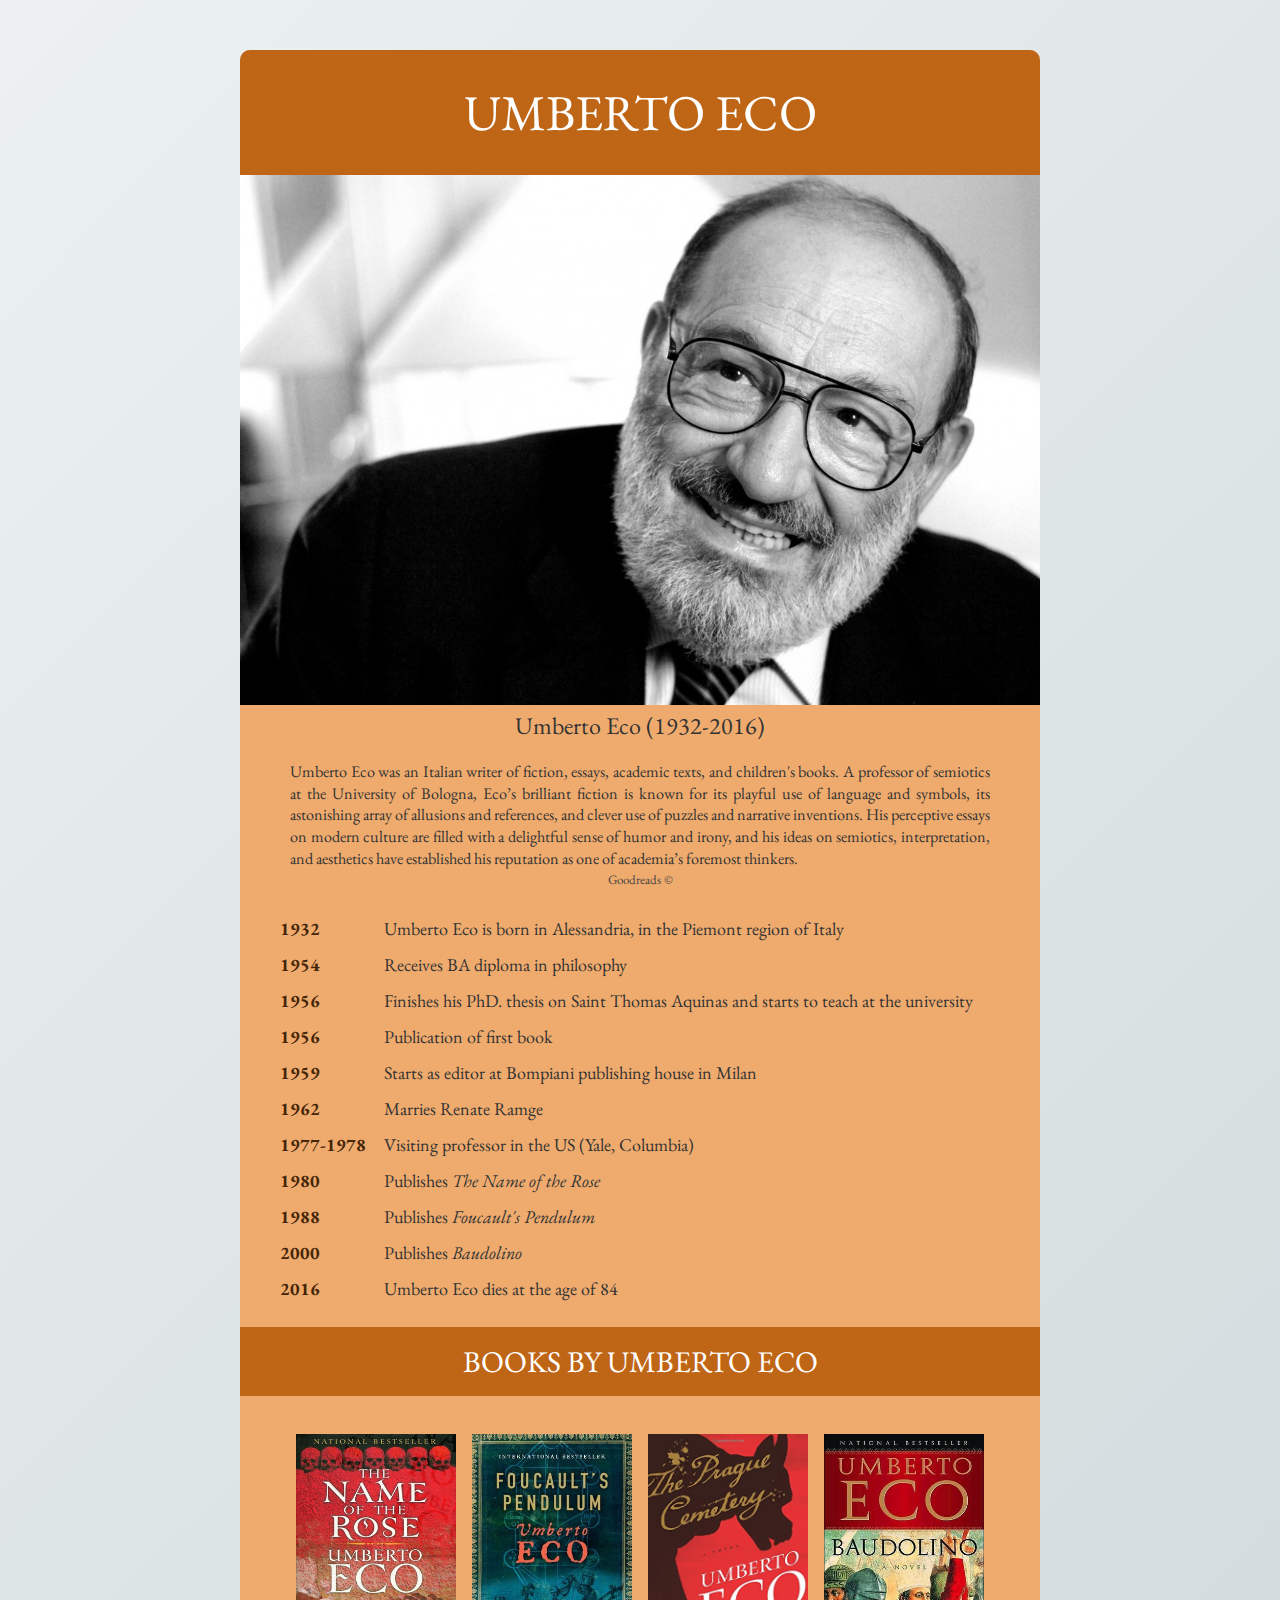
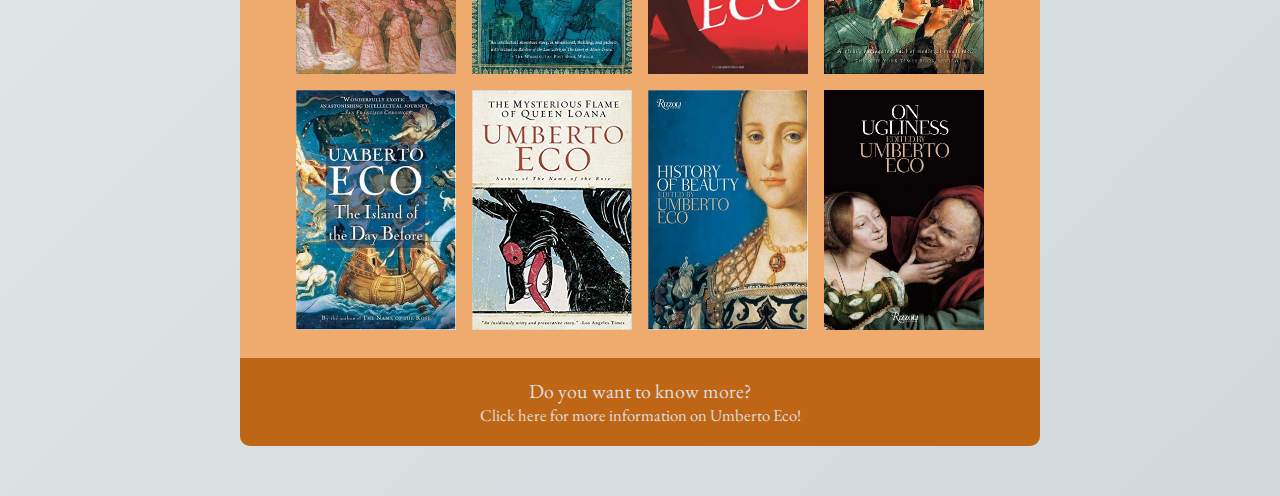
<file: 01-tribute-page/index.html>
<!DOCTYPE html>
<html>

    <head>
        <link rel="stylesheet" href="style.css">
        <title>Umberto Eco Tribute Page</title>
    </head>

    <body>
        <header>

        </header>
        <main id="main">
            <div id="title-div">
                <h1 id="title">Umberto Eco</h1>
            </div>
            <div id="img-div">
                <img id="image" src="umberto_eco.jpg" alt="Photo of Umberto Eco">
                <figcaption id="img-caption" class="caption">Umberto Eco (1932-2016)
                </figcaption>
            </div>
            <div id="tribute-info">
                <div class="short-info">
                    <blockquote>
                        Umberto Eco was an Italian writer of fiction, essays, academic texts, and children's books. A
                        professor of semiotics at the University of Bologna, Eco’s brilliant fiction is known for its
                        playful use of language and symbols, its astonishing array of allusions and references, and
                        clever use of puzzles and narrative inventions. His perceptive essays on modern culture are
                        filled with a delightful sense of humor and irony, and his ideas on semiotics, interpretation,
                        and aesthetics have established his reputation as one of academia’s foremost thinkers.
                    </blockquote>
                    <figcaption>Goodreads ©</figcaption>
                </div>
                <ul>
                    <li>
                        <p><strong>1932</strong> Umberto Eco is born in Alessandria, in the Piemont region of Italy</p>
                    </li>
                    <li>
                        <p><strong>1954</strong> Receives BA diploma in philosophy</p>
                    </li>
                    <li>
                        <p><strong>1956</strong> Finishes his PhD. thesis on Saint Thomas Aquinas and starts to teach at
                            the university</p>
                    </li>
                    <li>
                        <p><strong>1956</strong> Publication of first book</p>
                    </li>
                    <li>
                        <p><strong>1959</strong> Starts as editor at Bompiani publishing house in Milan</p>
                    </li>
                    <li>
                        <p><strong>1962</strong> Marries Renate Ramge</p>
                    </li>
                    <li>
                        <p><strong>1977-1978</strong> Visiting professor in the US (Yale, Columbia)</p>
                    </li>
                    <li>
                        <p><strong>1980</strong> Publishes <em>The Name of the Rose</em></p>
                    </li>
                    <li>
                        <p><strong>1988</strong> Publishes <em>Foucault's Pendulum</em></p>
                    </li>
                    <li>
                        <p><strong>2000</strong> Publishes <em>Baudolino</em></p>
                    </li>
                    <li>
                        <p><strong>2016</strong> Umberto Eco dies at the age of 84</p>
                    </li>
                </ul>

            </div>
            <div class="books-div">
                <h2 class="container-title">Books by Umberto Eco</h2>
                <div class="books-container">
                    <div class="book">
                        <img src="img/name-of-the-rose.jpg" alt="The Name of the Rose" class="book-cover">
                        <p class="book-title">The Name of the Rose</p>
                    </div>
                    <div class="book">
                        <img src="img/foucaults-pendulum.jpg" alt="Foucault's Pendulum" class="book-cover">
                        <p class="book-title">Foucault's Pendulum</p>
                    </div>
                    <div class="book">
                        <img src="img/prague-cemetery.jpg" alt="The Prague Cemetery" class="book-cover">
                        <p class="book-title">The Prague Cemetery</p>
                    </div>
                    <div class="book">
                        <img src="img/baudolino.jpg" alt="Baudolino" class="book-cover">
                        <p class="book-title">Baudolino</p>
                    </div>
                    <div class="book">
                        <img src="img/island-of-the-day-before.jpg" alt="The Island of the Day Before"
                            class="book-cover">
                        <p class="book-title">The Island of the Day Before</p>
                    </div>
                    <div class="book">
                        <img src="img/mysterious-flame.jpg" alt="The Myterious Flame of Queen Loana" class="book-cover">
                        <p class="book-title">The Myterious Flame of Queen Loana</p>
                    </div>
                    <div class="book">
                        <img src="img/history-of-beauty.jpg" alt="The History of Beauty" class="book-cover">
                        <p class="book-title">The History of Beauty</p>
                    </div>
                    <div class="book">
                        <img src="img/on-ugliness.jpg" alt="On Ugliness" class="book-cover">
                        <p class="book-title">On Ugliness</p>
                    </div>
                </div>
            </div>
            <div class="link-div">
                <a id="tribute-link" class="link" href="https://en.wikipedia.org/wiki/Umberto_Eco" target="_blank">
                    <span>Do you want to know more?</span>
                    <small>Click here for more information on Umberto Eco!</small>
                </a>
            </div>
            <!-- Books flexbox div with tabs? Opinions about Umberto Eco, Quotes from UE -->
        </main>
    </body>

</html>
</file>
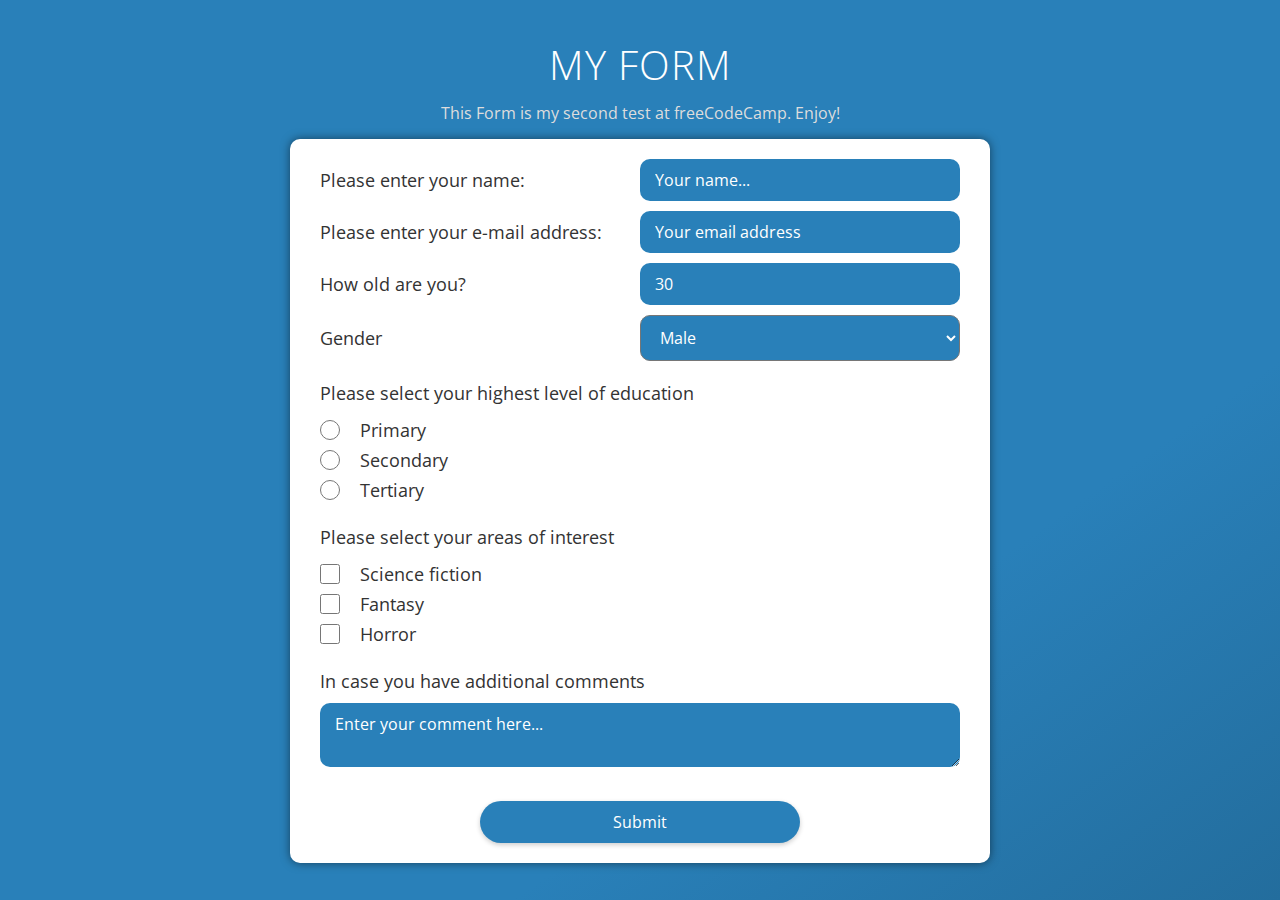
<file: 02-form/index.html>
<!DOCTYPE html>
<html lang="en">

    <head>
        <meta charset="UTF-8">
        <meta http-equiv="X-UA-Compatible" content="IE=edge">
        <meta name="viewport" content="width=device-width, initial-scale=1.0">
        <link rel="stylesheet" href="style.css">
        <title>My Form</title>
    </head>

    <body>
        <main class="container">
            <h1 id="title">My Form</h1>

            <p id="description">This Form is my second test at freeCodeCamp. Enjoy!</p>
            <form id="survey-form" class="form">
                <ul>
                    <li class="form-input">
                        <label id="name-label" for="name">Please enter your name:</label>
                        <input type="text" id="name" name="name" placeholder="Your name..." required>
                    </li>
                    <li class="form-input">
                        <label id="email-label" for="email">Please enter your e-mail address:</label>
                        <input type="email" id="email" name="email" placeholder="Your email address" required>
                    </li>
                    <li class="form-input">
                        <label id="number-label" for="number">How old are you?</label>
                        <input type="number" id="number" name="age" min="1" max="150" placeholder="30">
                    </li>
                    <li class="form-input">
                        <label id="dropdown-label" for="dropdown">Gender</label>
                        <select id="dropdown" name="gender">
                            <option value="male">Male</option>
                            <option value="female">Female</option>
                        </select>
                    </li>
                    <li class="form-input input-col">
                        <p class="question">Please select your highest level of education</p>
                        <div class="answers">
                            <label for="primary">
                                <input type="radio" name="edu-level" id="primary" value="primary">Primary
                            </label>
                            <label for="secondary">
                                <input type="radio" name="edu-level" id="secondary" value="secondary">Secondary
                            </label>
                            <label for="tertiary">
                                <input type="radio" name="edu-level" id="tertiary" value="tertiary">Tertiary
                            </label>
                        </div>
                    </li>
                    <li class="form-input input-col">
                        <p class="question">Please select your areas of interest</p>
                        <div class="answers">
                            <label for="sci-fi">
                                <input type="checkbox" name="genre" id="sci-fi" value="sci-fi">Science fiction
                            </label>
                            <label for="fantasy">
                                <input type="checkbox" name="genre" id="fantasy" value="fantasy">Fantasy
                            </label>
                            <label for="horror">
                                <input type="checkbox" name="genre" id="horror" value="horror">Horror
                            </label>
                        </div>
                    </li>
                    <li class="form-input input-col">
                        <p class="question">In case you have additional comments</p>
                        <textarea name="comment" form="survey-form"
                            placeholder="Enter your comment here..."></textarea><br>
                    </li>
                </ul>
                <input type="submit" class="button" id="submit" value="Submit">
            </form>
        </main>
    </body>
</file>
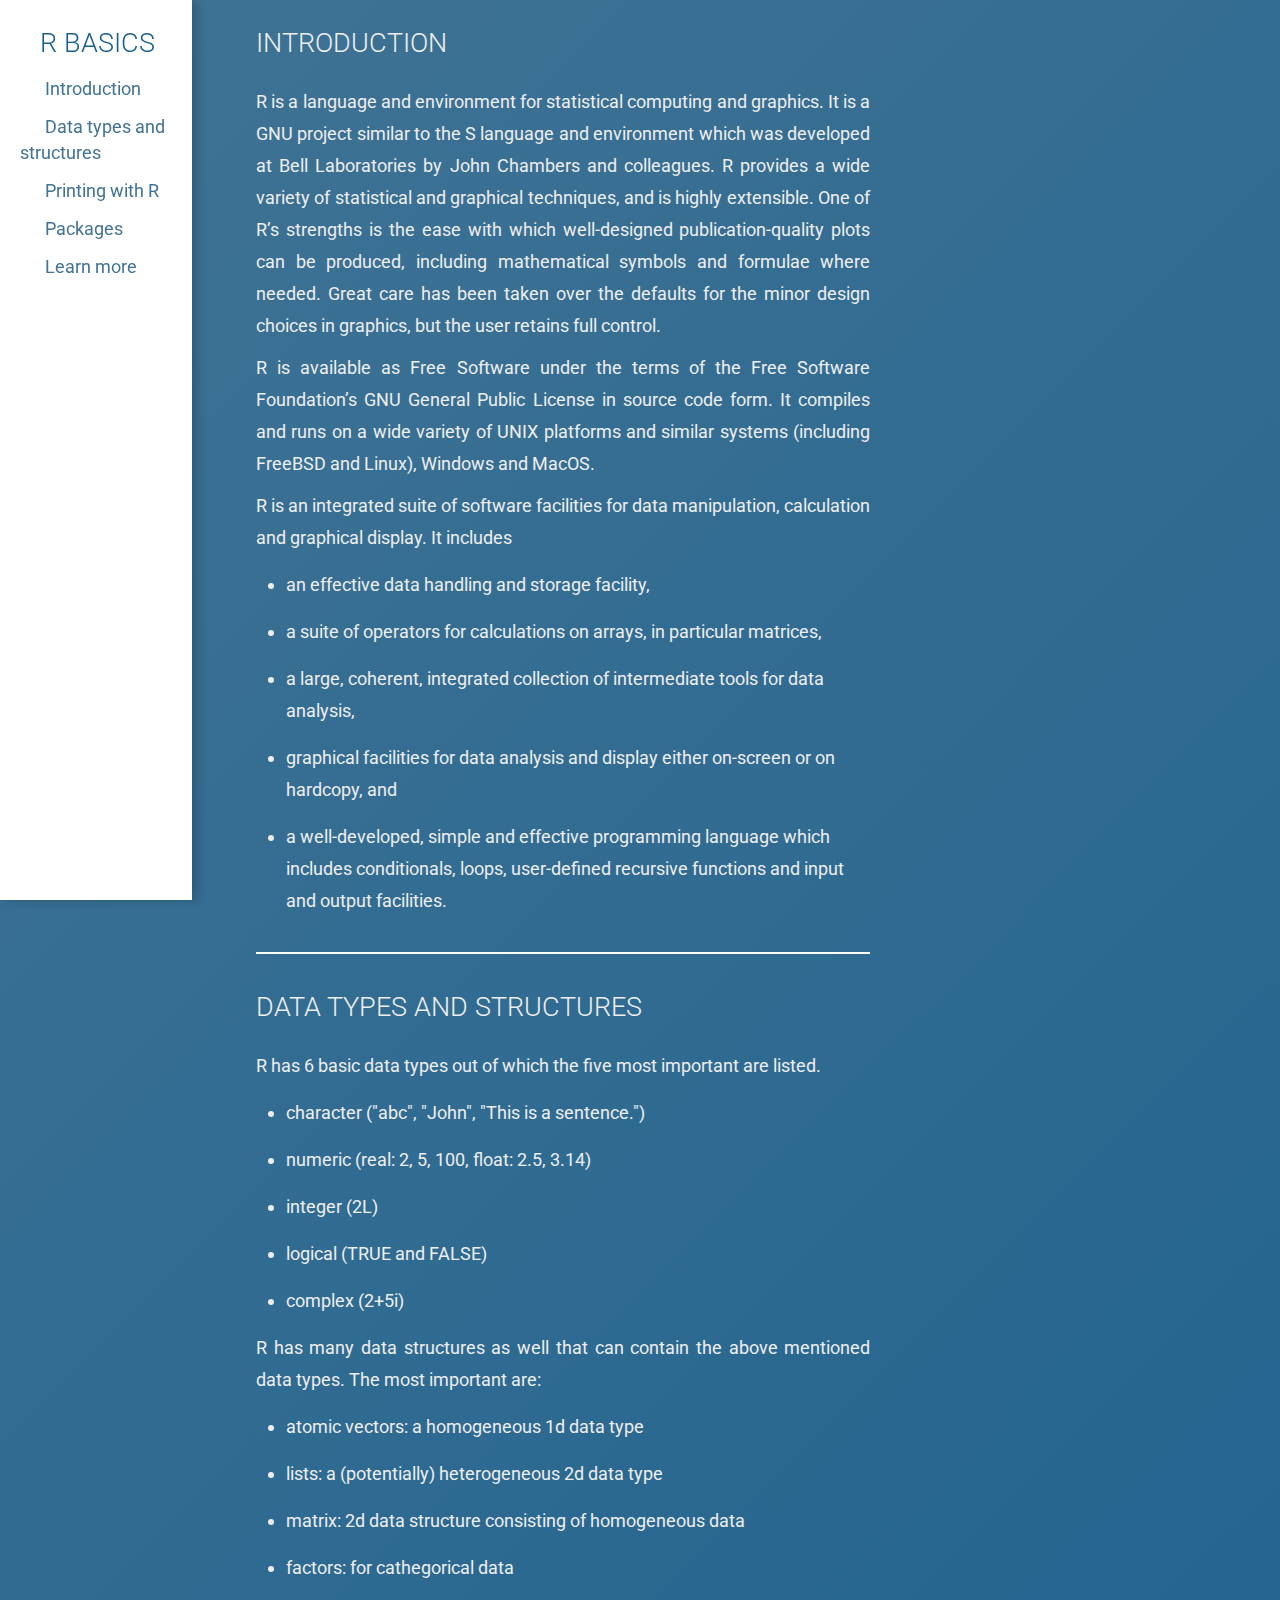
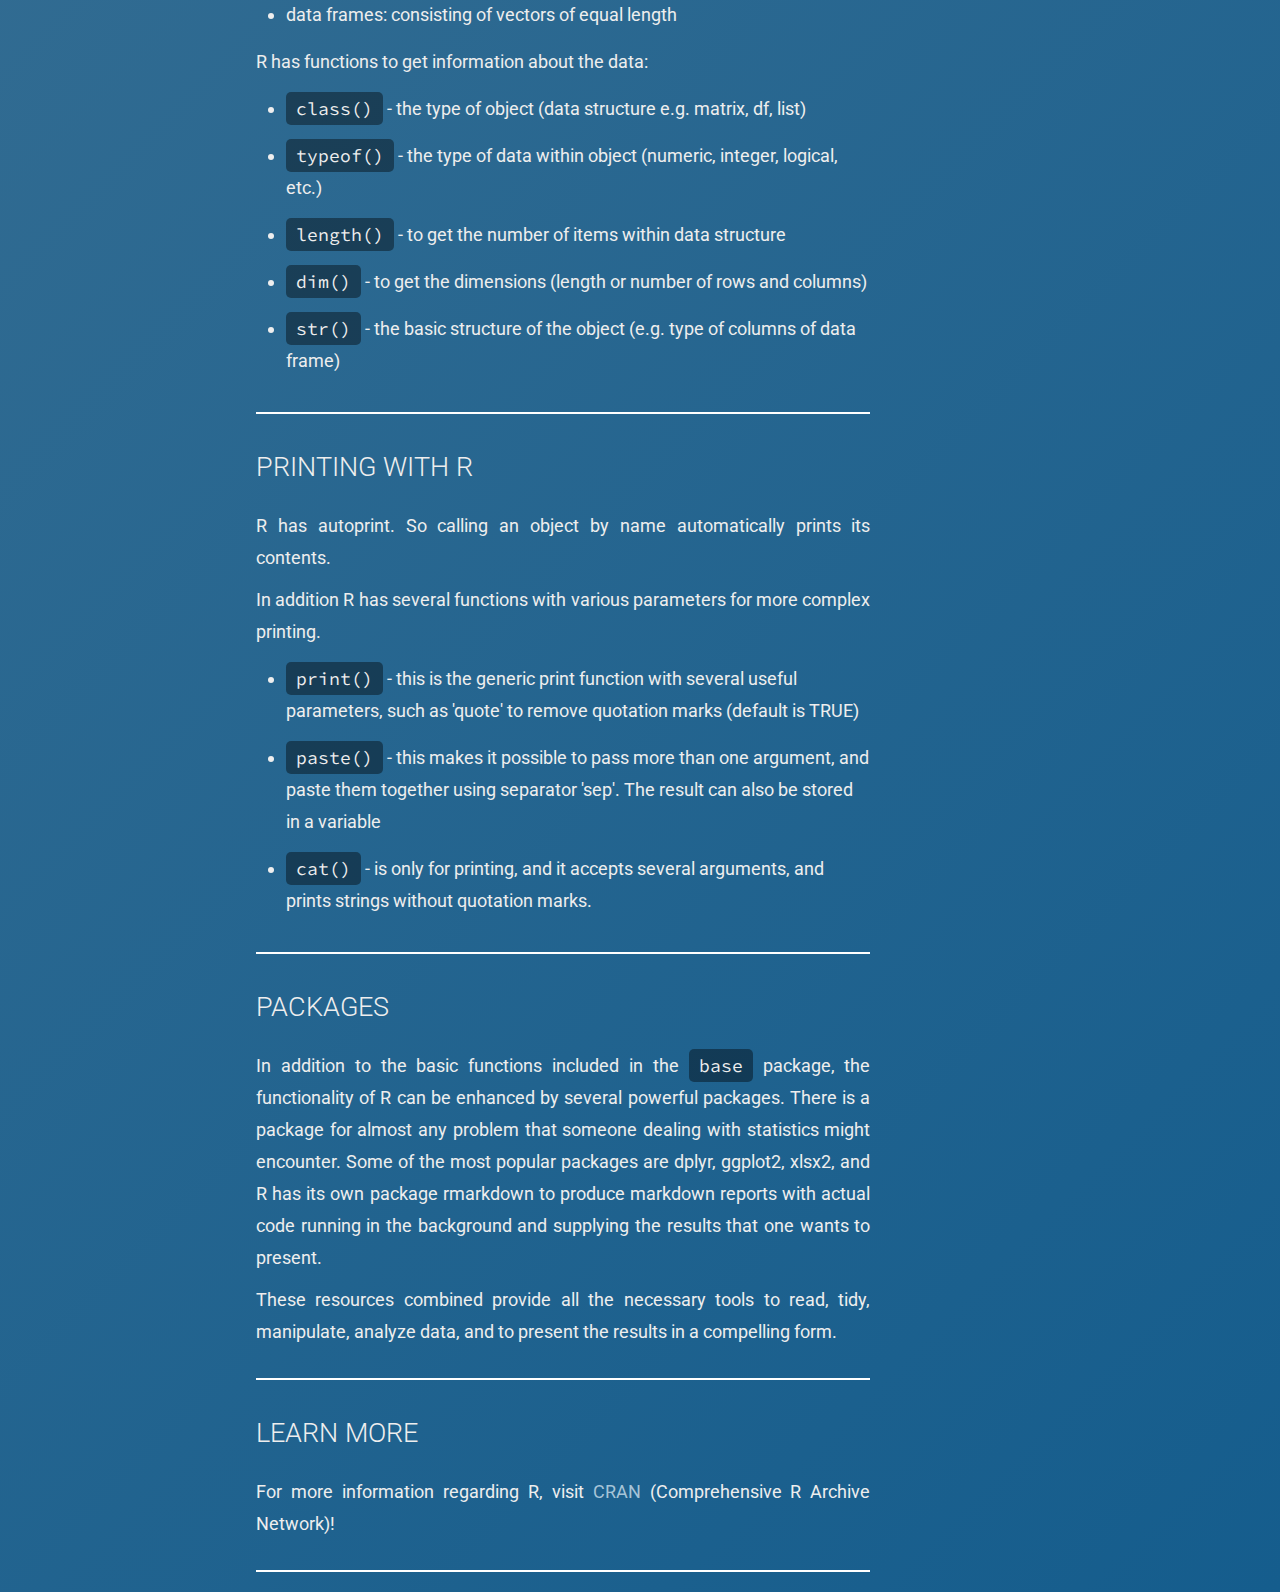
<file: 04-documentation/index.html>
<!DOCTYPE html>
<html>

    <head>
        <title>R basics</title>
        <link rel="stylesheet" href="style.css">
        <link rel="stylesheet" href="https://cdnjs.cloudflare.com/ajax/libs/font-awesome/5.15.3/css/all.min.css"
            integrity="sha512-iBBXm8fW90+nuLcSKlbmrPcLa0OT92xO1BIsZ+ywDWZCvqsWgccV3gFoRBv0z+8dLJgyAHIhR35VZc2oM/gI1w=="
            crossorigin="anonymous" referrerpolicy="no-referrer" />
    </head>

    <body>
        <nav id="navbar">
            <header><i class="fab fa-r-project"></i>R basics</header>
            <ul>
                <li><a class="nav-link" href="#Introduction">Introduction</a></li>
                <li><a class="nav-link" href="#Data_types_and_structures">Data types and structures</a></li>
                <li><a class="nav-link" href="#Printing_with_R">Printing with R</a></li>
                <li><a class="nav-link" href="#Packages">Packages</a></li>
                <li><a class="nav-link" href="#Learn_more">Learn more</a></li>
            </ul>
        </nav>
        <main id="main-doc">
            <section class="main-section" id="Introduction">
                <header>Introduction</header>
                <p>R is a language and environment for statistical computing and graphics. It is a GNU project
                    similar to the S language and environment which was developed at Bell Laboratories by John Chambers
                    and colleagues. R provides a wide variety of statistical and graphical techniques, and is highly
                    extensible. One of R’s strengths is the ease with which well-designed publication-quality plots can
                    be produced, including mathematical symbols and formulae where needed. Great care has been taken
                    over the defaults for the minor design choices in graphics, but the user retains full control.</p>
                <p>R is available as Free Software under the terms of the Free Software Foundation’s GNU General Public
                    License in source code form. It compiles and runs on a wide variety of UNIX platforms and similar
                    systems (including FreeBSD and Linux), Windows and MacOS.</p>
                <p>R is an integrated suite of software facilities for data manipulation, calculation and graphical
                    display. It includes
                <ul>
                    <li>an effective data handling and storage facility,</li>
                    <li>a suite of operators for calculations on arrays, in particular matrices,</li>
                    <li>a large, coherent, integrated collection of intermediate tools for data analysis,</li>
                    <li>graphical facilities for data analysis and display either on-screen or on hardcopy, and</li>
                    <li>a well-developed, simple and effective programming language which includes conditionals, loops,
                        user-defined recursive functions and input and output facilities.</li>
                </ul>
                </p>
            </section>
            <section class="main-section" id="Data_types_and_structures">
                <header>Data types and structures</header>
                <p>R has 6 basic data types out of which the five most important are listed.</p>
                <ul>
                    <li>character ("abc", "John", "This is a sentence.")</li>
                    <li>numeric (real: 2, 5, 100, float: 2.5, 3.14)</li>
                    <li>integer (2L)</li>
                    <li>logical (TRUE and FALSE)</li>
                    <li>complex (2+5i)</li>
                </ul>
                <p>R has many data structures as well that can contain the above mentioned data types. The most
                    important are:</p>
                <ul>
                    <li>atomic vectors: a homogeneous 1d data type</li>
                    <li>lists: a (potentially) heterogeneous 2d data type</li>
                    <li>matrix: 2d data structure consisting of homogeneous data</li>
                    <li>factors: for cathegorical data</li>
                    <li>data frames: consisting of vectors of equal length</li>
                </ul>
                <p>R has functions to get information about the data:</p>
                <ul>
                    <li><code>class()</code> - the type of object (data structure e.g. matrix, df, list) </li>
                    <li><code>typeof()</code> - the type of data within object (numeric, integer, logical, etc.)</li>
                    <li><code>length()</code> - to get the number of items within data structure</li>
                    <li><code>dim()</code> - to get the dimensions (length or number of rows and columns)</li>
                    <li><code>str()</code> - the basic structure of the object (e.g. type of columns of data frame)</li>
                </ul>
            </section>
            <section class="main-section" id="Printing_with_R">
                <header>Printing with R</header>
                <p>R has autoprint. So calling an object by name automatically prints its contents.</p>
                <p>In addition R has several functions with various parameters for more complex printing.
                <ul>
                    <li><code>print()</code> - this is the generic print function with several useful parameters, such
                        as 'quote' to remove quotation marks (default is TRUE)</li>
                    <li><code>paste()</code> - this makes it possible to pass more than one argument, and paste them
                        together using separator 'sep'. The result can also be stored in a variable</li>
                    <li><code>cat()</code> - is only for printing, and it accepts several arguments, and prints strings
                        without quotation marks.</li>
                </ul>
                </p>
            </section>
            <section class="main-section" id="Packages">
                <header>Packages</header>
                <p>In addition to the basic functions included in the <code>base</code> package, the functionality of R
                    can be enhanced by several powerful packages. There is a package for almost any problem that someone
                    dealing with statistics might encounter. Some of the most popular packages are dplyr, ggplot2,
                    xlsx2, and R has its own package rmarkdown to produce markdown reports with actual code running in
                    the background and supplying the results that one wants to present.</p>
                <p>These resources combined provide all the necessary tools to read, tidy, manipulate, analyze data, and
                    to present the results in a compelling form.</p>
            </section>
            <section class="main-section" id="Learn_more">
                <header>Learn more</header>
                <p>For more information regarding R, visit <a href="cran.r-project.org">CRAN</a> (Comprehensive R
                    Archive Network)!</p>
            </section>
        </main>
        <footer>

        </footer>
    </body>

</html>
</file>
<file: 01-tribute-page/style.css>
@import url("https://fonts.googleapis.com/css2?family=EB+Garamond:ital,wght@0,400;0,500;1,400;1,500&display=swap");

* {
    margin: 0;
    padding: 0;
    box-sizing: border-box;
}

body {
    font-family: "EB Garamond", serif;
    font-size: 20px;
    color: #333;
    background-image: linear-gradient(135deg, #ecf0f1 0%, #cfd9db 100%);
    display: flex;
    justify-content: center;
    align-items: center;
}

main {
    width: 800px;
    background-color: #efab6e;
    border-radius: 10px;
    margin: 50px;
    display: flex;
    flex-direction: column;
    align-items: stretch;
    justify-content: space-evenly;
    text-align: center;
}

#title {
    color: #fff;
    background-color: #bf6516;
    width: 100%;
    font-weight: 400;
    text-transform: uppercase;
    padding: 30px 0;
    font-size: 250%;
    overflow: hidden;
    border-top-left-radius: 10px;
    border-top-right-radius: 10px;
}

main img {
    display: block;
    max-width: 100%;
    height: auto;
    margin-bottom: 5px;
}

.caption {
    font-size: 120%;
    text-align: center;
}

#tribute-info {
    font-size: 90%;
    padding: 20px 40px;
    line-height: 120%;
}

#tribute-info .short-info {
    font-size: 90%;
    padding: 0 10px 20px;
}

#tribute-info blockquote {
    text-align: justify;
}

#tribute-info figcaption {
    text-align: center;
    font-size: 80%;
    color: #444;
}

#tribute-info ul {
    list-style-type: none;
    display: flex;
    flex-direction: column;
    justify-content: center;
    align-items: flex-start;
    line-height: 200%;
}

#tribute-info strong {
    display: inline-block;
    width: 100px;
    text-align: left;
    color: #452508;
}

.container-title {
    text-transform: uppercase;
    font-weight: 300;
    padding: 15px 0;
    margin-bottom: 10px;
    width: 100%;
    background-color: #bf6516;
    color: #fff;
}

.books-container {
    display: flex;
    flex-wrap: wrap;
    justify-content: center;
    padding: 20px 0;
}

.book {
    width: 20%;
    margin: 1%;
    position: relative;
    height: 240px;
    overflow: hidden;
}

.book img {
    width: 160px;
    height: 240px;
    position: cover;
    position: absolute;
    top: 0;
    left: 0;
}

.book p {
    position: absolute;
    bottom: 0;
    left: 0;
    display: flex;
    align-items: center;
    justify-content: center;
    width: 100%;
    height: 100%;
    padding: 10px 0;
    background-color: #333;
    opacity: 0.9;
    color: #fff;
    transform: translateY(100%);
    transition: transform 0.3s ease-in;
}

.book img:hover + p {
    transform: translateY(0);
}

.link-div {
    background-color: #bf6516;
    padding: 20px;
    border-bottom-right-radius: 10px;
    border-bottom-left-radius: 10px;
}

.link {
    text-decoration: none;
    color: #ddd;
    margin: 20px 0 10px;
}

.link span {
    display: block;
    text-align: center;
}

.link small {
    display: block;
    text-align: center;
}
</file>
<file: 02-form/style.css>
@import url("https://fonts.googleapis.com/css2?family=Open+Sans:wght@300;400&display=swap");

* {
    margin: 0;
    padding: 0;
    box-sizing: border-box;
}

body {
    background-image: linear-gradient(
        to bottom right,
        #2980b9 0%,
        #2980b9 70%,
        #236d9d
    );
    font-family: "Open Sans", sans-serif;
    display: flex;
    flex-direction: column;
    align-items: center;
    justify-content: center;
    height: 100vh;
    width: 100%;
    overflow: hidden;
    margin: 0;
}

.container {
    width: 80%;
    max-width: 700px;
    display: flex;
    flex-direction: column;
    justify-content: center;
    align-items: center;
}

h1 {
    color: #fff;
    text-transform: uppercase;
    font-weight: 300;
    letter-spacing: 1px;
    font-size: 40px;
    margin-bottom: 10px;
}

#description {
    color: #ddd;
    margin-bottom: 15px;
}

.form {
    background-color: rgba(255, 255, 255);
    width: 100%;
    display: flex;
    flex-direction: column;
    align-items: center;
    justify-content: center;
    padding: 20px 30px;
    border-radius: 10px;
    border: 0;
    box-shadow: 0 0px 10px rgba(0, 0, 0, 0.5);
    color: #333;
    font-size: 18px;
}

.form ul {
    width: 100%;
    list-style: none;
    display: flex;
    flex-direction: column;
    align-items: center;
    justify-content: center;
}

.form ul li {
    margin-bottom: 10px;
    width: 100%;
    display: flex;
    justify-content: space-between;
    align-items: center;
}

.form .input-col {
    flex-direction: column;
    justify-content: flex-start;
    align-items: flex-start;
    width: 100%;
}

.form .input-col label {
    width: 100%;
}

.form input {
    width: 50%;
    background-color: #2980b9;
    color: #fff;
    padding: 10px 15px;
    border: 1px solid #222;
    font-family: inherit;
    font-size: 16px;
    border-radius: 10px;
    border: 0;
}

.form input:focus,
.form select:focus,
.form textarea:focus {
    outline: none;
}

.form input::placeholder {
    color: #fff;
}

.answers {
    width: 100%;
    display: flex;
    flex-direction: column;
    align-items: center;
    line-height: 30px;
}

.answers label {
    display: flex;
    align-items: center;
}

.form input[type="radio"],
.form input[type="checkbox"] {
    margin-right: 20px;
    width: 20px;
    height: 20px;
    cursor: pointer;
}

.form input[type="radio"]:checked,
.form input[type="checkbox"]:checked {
    background-color: #fff;
}

.form select {
    width: 50%;
    padding: 10px 15px;
    font-family: inherit;
    font-size: 16px;
    background-color: #2980b9;
    color: #fff;
    border-radius: 10px;
}

.form .button {
    background-color: #2980b9;
    color: #fff;
    border: 0;
    border-radius: 50px;
    box-shadow: 0 2px 5px rgba(0, 0, 0, 0.2);
}

.form .question {
    margin-top: 10px;
    padding-bottom: 10px;
}

.form textarea {
    background-color: #2980b9;
    color: #fff;
    font-family: inherit;
    font-size: 16px;
    padding: 10px 15px;
    width: 100%;
    border-radius: 10px;
    border: 0;
}

.form textarea::placeholder {
    color: #fff;
}

.button:focus {
    outline: none;
}

.button:hover {
    background-color: #236d9d;
}

.button:active {
    transform: scale(0.98);
}
</file>
<file: 04-documentation/style.css>
@import url("https://fonts.googleapis.com/css2?family=Source+Code+Pro:wght@300;400&display=swap");
@import url("https://fonts.googleapis.com/css2?family=Roboto:wght@300;400&family=Source+Code+Pro:wght@300;400&display=swap");

* {
    margin: 0;
    padding: 0;
    box-sizing: border-box;
}

body {
    background-image: linear-gradient(135deg, #407394 0%, #155d8d 100%);
    color: #eee;
    font-family: "Roboto", sans-serif;
    font-size: 18px;
    line-height: 26px;
}

#navbar {
    background-color: #fff;
    color: #155d8d;
    position: fixed;
    left: 0;
    width: 15%;
    margin-right: 5%;
    height: 100%;
    padding: 10px 20px;
    box-shadow: 5px 0 10px rgba(0, 0, 0, 0.2);
}

#navbar header {
    text-transform: uppercase;
    font-size: 150%;
    font-weight: 300;
    margin: 20px 0;
}

#navbar header i {
    margin-right: 20px;
}

#navbar ul {
    margin-top: 20px;
    list-style: none;
}

#navbar li {
    margin-bottom: 12px;
}

.nav-link {
    color: #407394;
    text-decoration: none;
    margin-left: 25px;
}

.nav-link:hover {
    border-bottom: 2px solid #407394;
}

main {
    width: 80%;
    float: right;
}

main header {
    text-transform: uppercase;
    font-size: 150%;
    font-weight: 300;
    margin: 10px 0;
    padding: 20px 0;
}

main p {
    line-height: 32px;
    text-align: justify;
    margin-bottom: 10px;
}

main ul {
    margin-left: 30px;
    line-height: 32px;
}

main ul li {
    margin: 15px 0;
}

.main-section {
    width: 60%;
    padding-bottom: 20px;
    margin-bottom: 20px;
    border-bottom: 2px solid #fff;
}

main code {
    background-color: rgba(0, 0, 0, 0.4);
    padding: 5px 10px;
    border-radius: 5px;
    font-family: "Source Code Pro", monospace;
}

main a {
    text-decoration: none;
    color: #a6c4d8;
    font-family: inherit;
}

/* @media screen and (max-width: 400px) {
    #navbar {
        position: fixed;
        top: 0;
    }
    main {
        margin-top: 40px;
    }
} */
</file>
